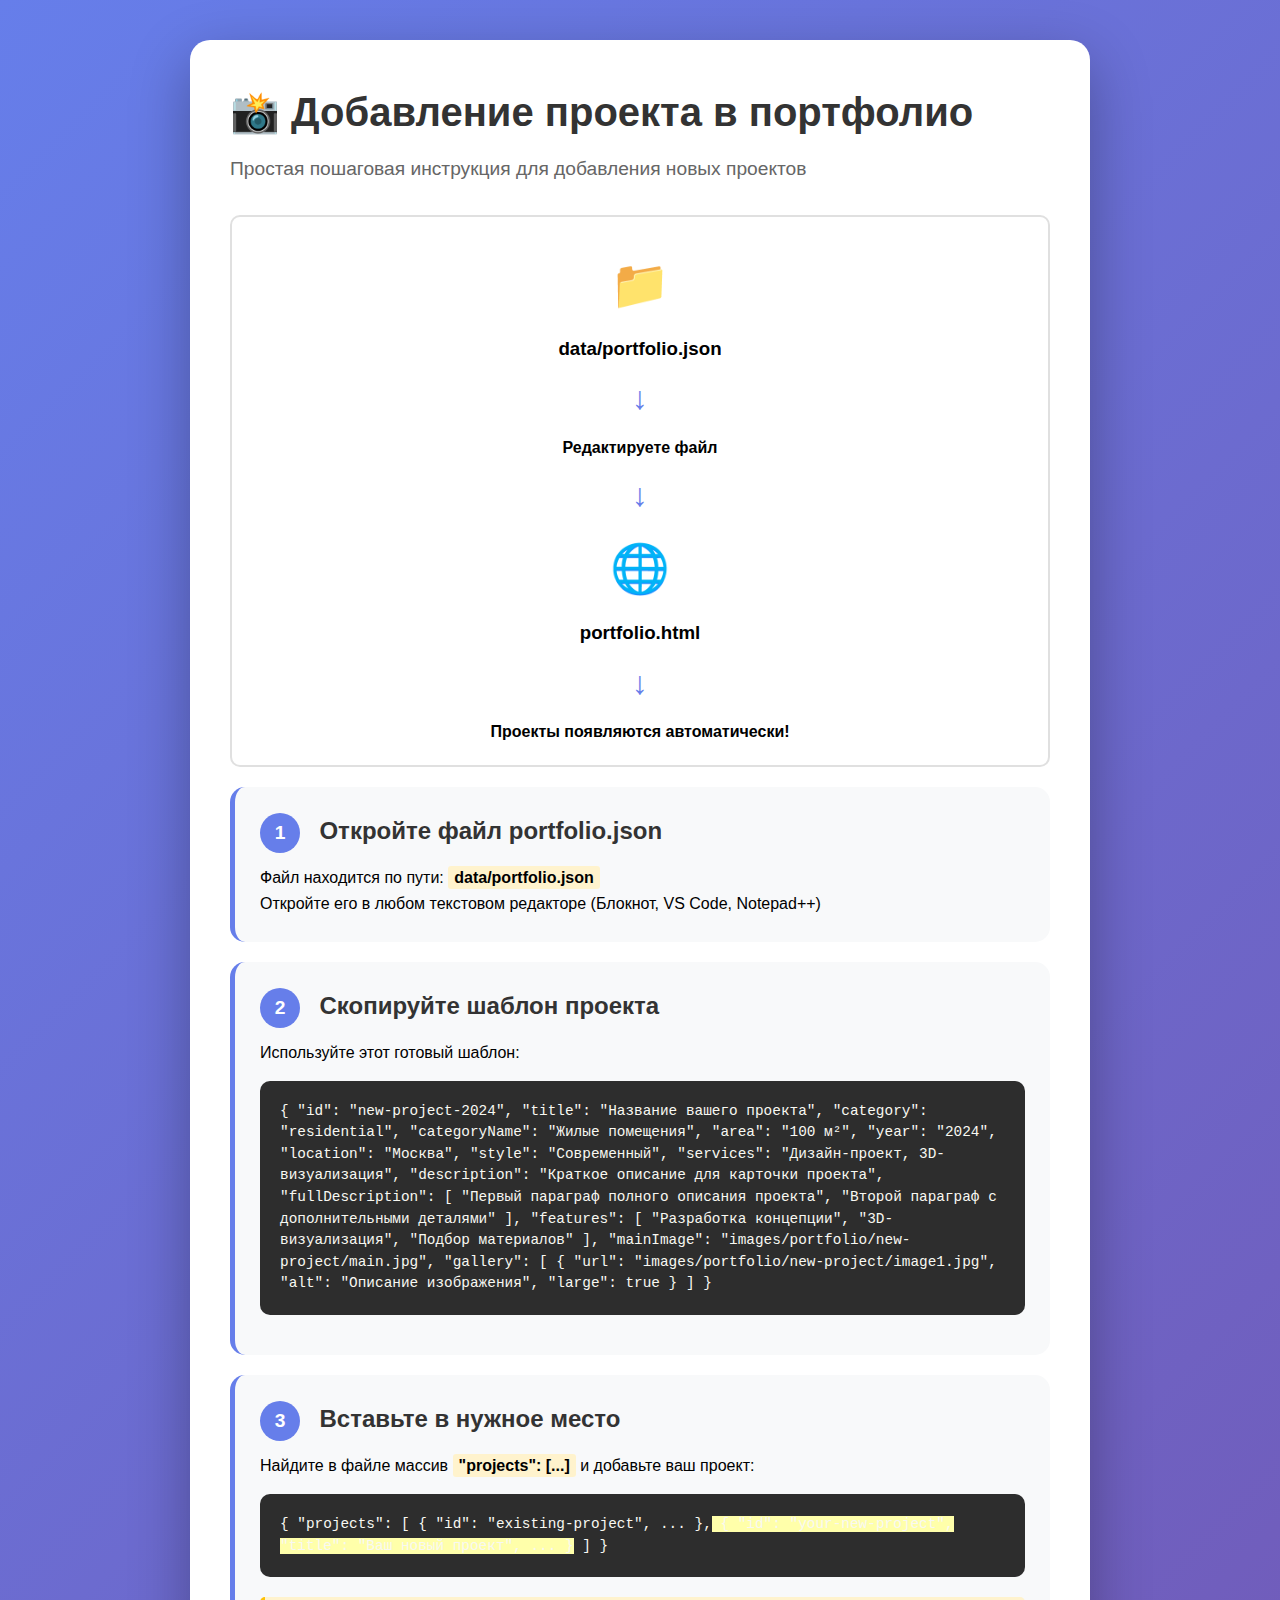
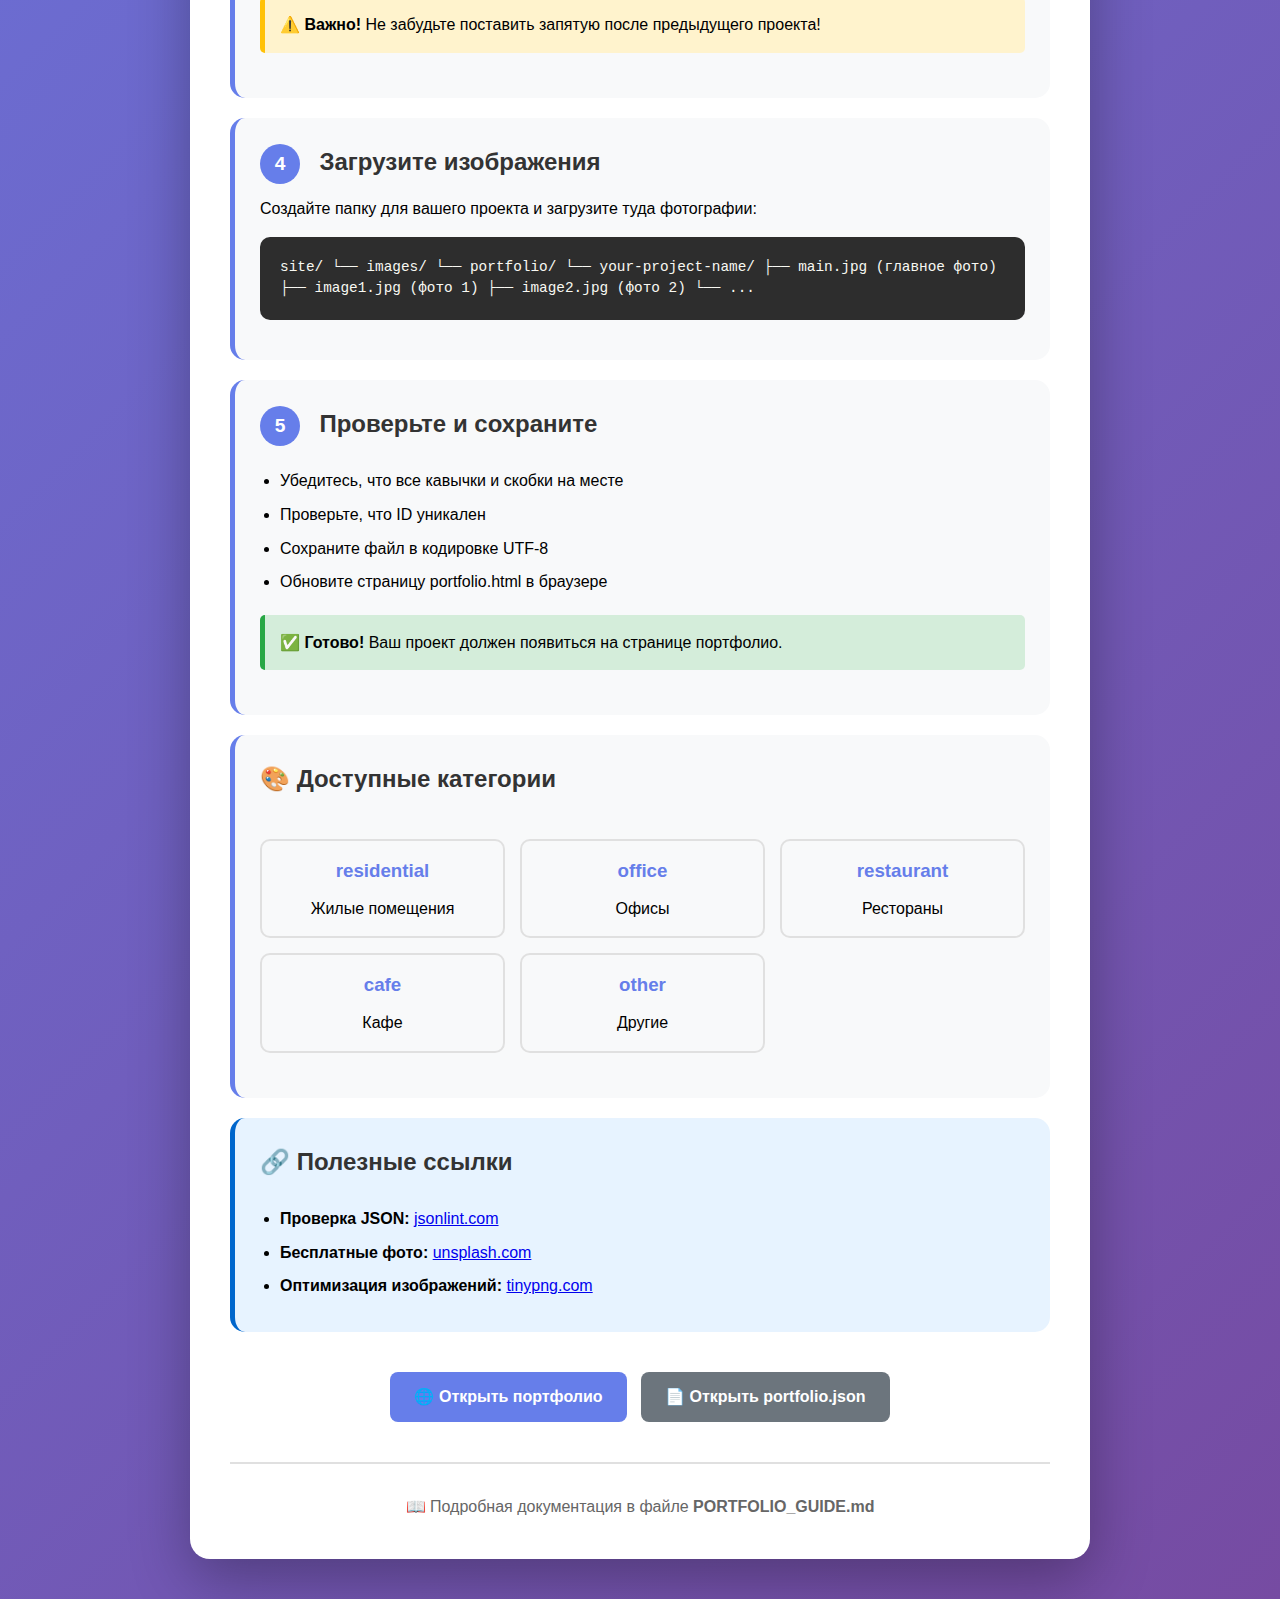
<file: HOW_TO_ADD_PROJECT.html>
<!DOCTYPE html>
<html lang="ru">
<head>
    <meta charset="UTF-8">
    <meta name="viewport" content="width=device-width, initial-scale=1.0">
    <title>Как добавить проект - Визуальная инструкция</title>
    <style>
        * {
            margin: 0;
            padding: 0;
            box-sizing: border-box;
        }
        
        body {
            font-family: 'Segoe UI', Tahoma, Geneva, Verdana, sans-serif;
            background: linear-gradient(135deg, #667eea 0%, #764ba2 100%);
            padding: 40px 20px;
            line-height: 1.6;
        }
        
        .container {
            max-width: 900px;
            margin: 0 auto;
            background: white;
            border-radius: 20px;
            padding: 40px;
            box-shadow: 0 20px 60px rgba(0,0,0,0.3);
        }
        
        h1 {
            color: #333;
            margin-bottom: 10px;
            font-size: 2.5rem;
        }
        
        .subtitle {
            color: #666;
            margin-bottom: 30px;
            font-size: 1.2rem;
        }
        
        .step {
            background: #f8f9fa;
            padding: 25px;
            margin-bottom: 20px;
            border-radius: 15px;
            border-left: 5px solid #667eea;
        }
        
        .step-number {
            display: inline-block;
            width: 40px;
            height: 40px;
            background: #667eea;
            color: white;
            border-radius: 50%;
            text-align: center;
            line-height: 40px;
            font-weight: bold;
            margin-right: 15px;
            font-size: 1.2rem;
        }
        
        .step h2 {
            display: inline-block;
            color: #333;
            margin-bottom: 15px;
        }
        
        .code-block {
            background: #2d2d2d;
            color: #f8f8f2;
            padding: 20px;
            border-radius: 10px;
            overflow-x: auto;
            margin: 15px 0;
            font-family: 'Courier New', monospace;
            font-size: 0.9rem;
            line-height: 1.5;
        }
        
        .highlight {
            background: #fff3cd;
            padding: 3px 6px;
            border-radius: 3px;
            font-weight: bold;
        }
        
        .alert {
            background: #fff3cd;
            border-left: 5px solid #ffc107;
            padding: 15px;
            margin: 20px 0;
            border-radius: 5px;
        }
        
        .alert-success {
            background: #d4edda;
            border-left-color: #28a745;
        }
        
        .visual-diagram {
            background: white;
            border: 2px solid #e0e0e0;
            border-radius: 10px;
            padding: 20px;
            margin: 20px 0;
            text-align: center;
        }
        
        .file-icon {
            font-size: 3rem;
            margin: 10px 0;
        }
        
        .arrow {
            font-size: 2rem;
            color: #667eea;
            margin: 10px 0;
        }
        
        .button {
            display: inline-block;
            background: #667eea;
            color: white;
            padding: 12px 24px;
            border-radius: 8px;
            text-decoration: none;
            margin: 10px 5px;
            font-weight: bold;
            transition: all 0.3s ease;
        }
        
        .button:hover {
            background: #5568d3;
            transform: translateY(-2px);
            box-shadow: 0 5px 15px rgba(0,0,0,0.2);
        }
        
        .button-secondary {
            background: #6c757d;
        }
        
        .button-secondary:hover {
            background: #5a6268;
        }
        
        ul {
            margin-left: 20px;
            margin-top: 10px;
        }
        
        li {
            margin: 8px 0;
        }
        
        .grid {
            display: grid;
            grid-template-columns: repeat(auto-fit, minmax(200px, 1fr));
            gap: 15px;
            margin: 20px 0;
        }
        
        .card {
            background: #f8f9fa;
            padding: 15px;
            border-radius: 10px;
            text-align: center;
            border: 2px solid #e0e0e0;
        }
        
        .card h3 {
            color: #667eea;
            margin-bottom: 10px;
        }
    </style>
</head>
<body>
    <div class="container">
        <h1>📸 Добавление проекта в портфолио</h1>
        <p class="subtitle">Простая пошаговая инструкция для добавления новых проектов</p>
        
        <!-- Визуальная схема -->
        <div class="visual-diagram">
            <div class="file-icon">📁</div>
            <h3>data/portfolio.json</h3>
            <div class="arrow">↓</div>
            <p><strong>Редактируете файл</strong></p>
            <div class="arrow">↓</div>
            <div class="file-icon">🌐</div>
            <h3>portfolio.html</h3>
            <div class="arrow">↓</div>
            <p><strong>Проекты появляются автоматически!</strong></p>
        </div>
        
        <!-- Шаг 1 -->
        <div class="step">
            <span class="step-number">1</span>
            <h2>Откройте файл portfolio.json</h2>
            <p>Файл находится по пути: <span class="highlight">data/portfolio.json</span></p>
            <p>Откройте его в любом текстовом редакторе (Блокнот, VS Code, Notepad++)</p>
        </div>
        
        <!-- Шаг 2 -->
        <div class="step">
            <span class="step-number">2</span>
            <h2>Скопируйте шаблон проекта</h2>
            <p>Используйте этот готовый шаблон:</p>
            <div class="code-block">{
  "id": "new-project-2024",
  "title": "Название вашего проекта",
  "category": "residential",
  "categoryName": "Жилые помещения",
  "area": "100 м²",
  "year": "2024",
  "location": "Москва",
  "style": "Современный",
  "services": "Дизайн-проект, 3D-визуализация",
  "description": "Краткое описание для карточки проекта",
  "fullDescription": [
    "Первый параграф полного описания проекта",
    "Второй параграф с дополнительными деталями"
  ],
  "features": [
    "Разработка концепции",
    "3D-визуализация",
    "Подбор материалов"
  ],
  "mainImage": "images/portfolio/new-project/main.jpg",
  "gallery": [
    {
      "url": "images/portfolio/new-project/image1.jpg",
      "alt": "Описание изображения",
      "large": true
    }
  ]
}</div>
        </div>
        
        <!-- Шаг 3 -->
        <div class="step">
            <span class="step-number">3</span>
            <h2>Вставьте в нужное место</h2>
            <p>Найдите в файле массив <span class="highlight">"projects": [...]</span> и добавьте ваш проект:</p>
            <div class="code-block">{
  "projects": [
    {
      "id": "existing-project",
      ...
    },<span style="background: #ffffaa;">
    {
      "id": "your-new-project",
      "title": "Ваш новый проект",
      ...
    }</span>
  ]
}</div>
            <div class="alert">
                <strong>⚠️ Важно!</strong> Не забудьте поставить запятую после предыдущего проекта!
            </div>
        </div>
        
        <!-- Шаг 4 -->
        <div class="step">
            <span class="step-number">4</span>
            <h2>Загрузите изображения</h2>
            <p>Создайте папку для вашего проекта и загрузите туда фотографии:</p>
            <div class="code-block">site/
└── images/
    └── portfolio/
        └── your-project-name/
            ├── main.jpg          (главное фото)
            ├── image1.jpg        (фото 1)
            ├── image2.jpg        (фото 2)
            └── ...</div>
        </div>
        
        <!-- Шаг 5 -->
        <div class="step">
            <span class="step-number">5</span>
            <h2>Проверьте и сохраните</h2>
            <ul>
                <li>Убедитесь, что все кавычки и скобки на месте</li>
                <li>Проверьте, что ID уникален</li>
                <li>Сохраните файл в кодировке UTF-8</li>
                <li>Обновите страницу portfolio.html в браузере</li>
            </ul>
            <div class="alert alert-success">
                <strong>✅ Готово!</strong> Ваш проект должен появиться на странице портфолио.
            </div>
        </div>
        
        <!-- Категории -->
        <div class="step">
            <h2 style="margin-bottom: 20px;">🎨 Доступные категории</h2>
            <div class="grid">
                <div class="card">
                    <h3>residential</h3>
                    <p>Жилые помещения</p>
                </div>
                <div class="card">
                    <h3>office</h3>
                    <p>Офисы</p>
                </div>
                <div class="card">
                    <h3>restaurant</h3>
                    <p>Рестораны</p>
                </div>
                <div class="card">
                    <h3>cafe</h3>
                    <p>Кафе</p>
                </div>
                <div class="card">
                    <h3>other</h3>
                    <p>Другие</p>
                </div>
            </div>
        </div>
        
        <!-- Полезные ссылки -->
        <div class="step" style="background: #e7f3ff; border-left-color: #0066cc;">
            <h2 style="margin-bottom: 15px;">🔗 Полезные ссылки</h2>
            <ul>
                <li><strong>Проверка JSON:</strong> <a href="https://jsonlint.com/" target="_blank">jsonlint.com</a></li>
                <li><strong>Бесплатные фото:</strong> <a href="https://unsplash.com/" target="_blank">unsplash.com</a></li>
                <li><strong>Оптимизация изображений:</strong> <a href="https://tinypng.com/" target="_blank">tinypng.com</a></li>
            </ul>
        </div>
        
        <!-- Действия -->
        <div style="text-align: center; margin-top: 30px;">
            <a href="portfolio.html" class="button">🌐 Открыть портфолио</a>
            <a href="data/portfolio.json" class="button button-secondary">📄 Открыть portfolio.json</a>
        </div>
        
        <div style="text-align: center; margin-top: 30px; padding-top: 30px; border-top: 2px solid #e0e0e0;">
            <p style="color: #666;">📖 Подробная документация в файле <strong>PORTFOLIO_GUIDE.md</strong></p>
        </div>
    </div>
</body>
</html>
</file>
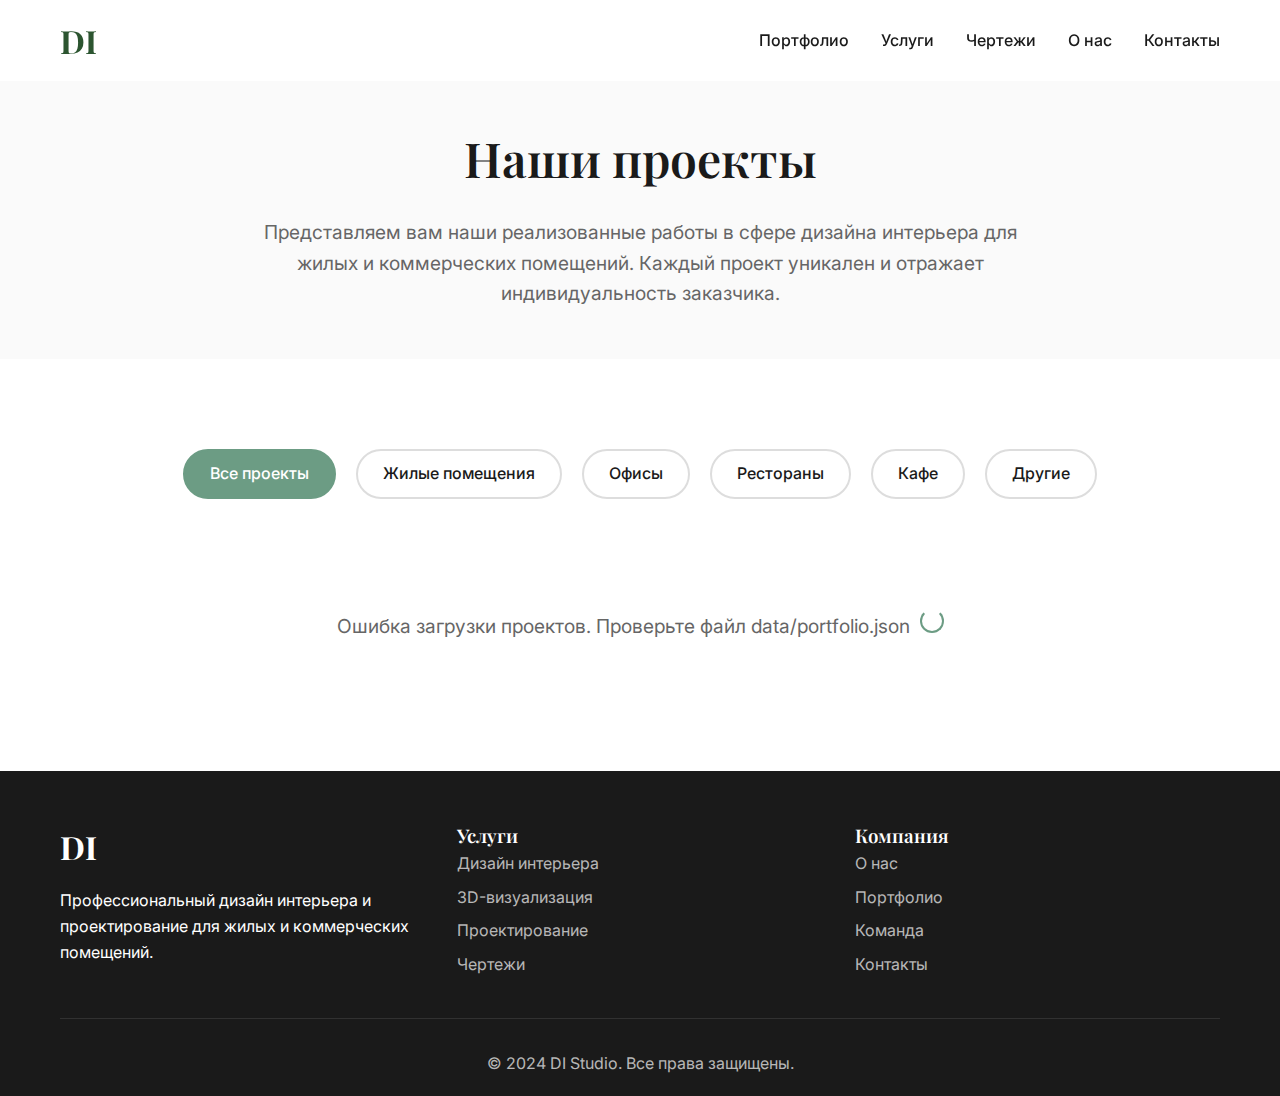
<file: portfolio.html>
<!DOCTYPE html>
<html lang="ru">
<head>
    <meta charset="UTF-8">
    <meta name="viewport" content="width=device-width, initial-scale=1.0">
    <title>DI Studio - Портфолио проектов</title>
    <link href="https://fonts.googleapis.com/css2?family=Inter:wght@300;400;500;600;700&family=Playfair+Display:wght@400;500;600;700&display=swap" rel="stylesheet">
    <link rel="stylesheet" href="https://cdnjs.cloudflare.com/ajax/libs/font-awesome/6.4.0/css/all.min.css">
    <style>
        :root {
            --primary-color: #2c5530;
            --primary-light: #6c9c84;
            --secondary-color: #d4a574;
            --text-dark: #1a1a1a;
            --text-light: #666;
            --bg-light: #fafafa;
            --shadow: 0 10px 30px rgba(0,0,0,0.1);
            --shadow-hover: 0 20px 60px rgba(0,0,0,0.15);
        }

        * {
            margin: 0;
            padding: 0;
            box-sizing: border-box;
        }
        
        body {
            font-family: 'Inter', sans-serif;
            line-height: 1.6;
            color: var(--text-dark);
        }
        
        h1, h2, h3, h4, h5, h6 {
            font-family: 'Playfair Display', serif;
            font-weight: 600;
        }
        
        .container {
            max-width: 1200px;
            margin: 0 auto;
            padding: 0 20px;
        }

        /* Навигация */
        .navbar {
            position: fixed;
            top: 0;
            width: 100%;
            background: rgba(255, 255, 255, 0.95);
            backdrop-filter: blur(20px);
            z-index: 1000;
            transition: all 0.3s ease;
        }

        .navbar.scrolled {
            box-shadow: 0 5px 25px rgba(0, 0, 0, 0.1);
        }

        .nav-container {
            display: flex;
            justify-content: space-between;
            align-items: center;
            padding: 15px 20px;
            max-width: 1200px;
            margin: 0 auto;
        }

        .logo {
            font-family: 'Playfair Display', serif;
            font-size: 2rem;
            font-weight: 700;
            color: var(--primary-color);
            text-decoration: none;
        }

        .nav-menu {
            display: flex;
            list-style: none;
            align-items: center;
        }

        .nav-item {
            margin-left: 2rem;
        }

        .nav-link {
            text-decoration: none;
            color: var(--text-dark);
            font-weight: 500;
            transition: color 0.3s ease;
        }

        .nav-link:hover {
            color: var(--primary-light);
        }

        .hamburger {
            display: none;
            flex-direction: column;
            cursor: pointer;
        }

        .hamburger span {
            width: 25px;
            height: 3px;
            background: var(--text-dark);
            margin: 3px 0;
            transition: 0.3s;
        }
        
        /* Заголовок страницы */
        .page-header {
            padding-top: 120px;
            padding-bottom: 50px;
            text-align: center;
            background-color: var(--bg-light);
        }
        
        .page-title {
            font-size: 3rem;
            margin-bottom: 20px;
        }
        
        .page-description {
            max-width: 800px;
            margin: 0 auto;
            font-size: 1.2rem;
            color: var(--text-light);
        }
        
        /* Портфолио фильтры */
        .portfolio-section {
            padding: 80px 0;
        }
        
        .portfolio-filters {
            display: flex;
            justify-content: center;
            flex-wrap: wrap;
            margin-bottom: 50px;
        }
        
        .portfolio-filter {
            margin: 10px;
            padding: 10px 25px;
            border: 2px solid #ddd;
            border-radius: 30px;
            cursor: pointer;
            transition: all 0.3s ease;
            font-weight: 500;
            background: white;
        }
        
        .portfolio-filter.active {
            background: var(--primary-light);
            color: white;
            border-color: var(--primary-light);
        }
        
        .portfolio-filter:hover {
            border-color: var(--primary-light);
            box-shadow: var(--shadow);
        }
        
        /* Портфолио сетка */
        .portfolio-grid {
            display: grid;
            grid-template-columns: repeat(auto-fit, minmax(350px, 1fr));
            gap: 30px;
        }
        
        .portfolio-item {
            position: relative;
            overflow: hidden;
            border-radius: 15px;
            box-shadow: var(--shadow);
            transition: all 0.3s ease;
            cursor: pointer;
            background: white;
        }
        
        .portfolio-item:hover {
            transform: translateY(-10px);
            box-shadow: var(--shadow-hover);
        }
        
        .portfolio-img {
            width: 100%;
            height: 250px;
            object-fit: cover;
            transition: all 0.5s ease;
        }
        
        .portfolio-item:hover .portfolio-img {
            transform: scale(1.05);
        }
        
        .portfolio-content {
            padding: 20px;
        }
        
        .portfolio-title {
            font-size: 1.5rem;
            margin-bottom: 10px;
            color: var(--text-dark);
        }
        
        .portfolio-category {
            font-size: 0.9rem;
            color: var(--primary-light);
            font-weight: 500;
            margin-bottom: 10px;
        }
        
        .portfolio-description {
            font-size: 0.95rem;
            color: var(--text-light);
            margin-bottom: 15px;
            line-height: 1.5;
        }
        
        .portfolio-info {
            display: flex;
            justify-content: space-between;
            font-size: 0.9rem;
        }
        
        .portfolio-area, .portfolio-year {
            color: var(--text-light);
            font-weight: 500;
        }
        
        /* Loading состояние */
        .loading {
            text-align: center;
            padding: 50px;
            font-size: 1.2rem;
            color: var(--text-light);
        }
        
        .loading::after {
            content: '';
            display: inline-block;
            width: 20px;
            height: 20px;
            border: 2px solid var(--primary-light);
            border-radius: 50%;
            border-top-color: transparent;
            animation: spin 1s ease-in-out infinite;
            margin-left: 10px;
        }
        
        @keyframes spin {
            to { transform: rotate(360deg); }
        }
        
        /* Модальное окно */
        .project-modal {
            position: fixed;
            top: 0;
            left: 0;
            width: 100%;
            height: 100%;
            background: rgba(0, 0, 0, 0.9);
            display: none;
            justify-content: center;
            align-items: flex-start;
            z-index: 2000;
            overflow-y: auto;
            padding: 30px 0;
        }
        
        .modal-close {
            position: fixed;
            top: 20px;
            right: 20px;
            font-size: 2rem;
            color: white;
            cursor: pointer;
            z-index: 2001;
            background: rgba(0, 0, 0, 0.5);
            width: 50px;
            height: 50px;
            border-radius: 50%;
            display: flex;
            align-items: center;
            justify-content: center;
            transition: all 0.3s ease;
        }
        
        .modal-close:hover {
            background: rgba(0, 0, 0, 0.8);
            transform: scale(1.1);
        }
        
        .modal-content {
            max-width: 1000px;
            width: 90%;
            background: white;
            border-radius: 15px;
            overflow: hidden;
            position: relative;
            animation: modalFadeIn 0.5s ease;
        }
        
        @keyframes modalFadeIn {
            from {
                opacity: 0;
                transform: translateY(50px) scale(0.9);
            }
            to {
                opacity: 1;
                transform: translateY(0) scale(1);
            }
        }
        
        .modal-header {
            padding: 30px;
            border-bottom: 1px solid #eee;
            position: sticky;
            top: 0;
            background: white;
            z-index: 10;
        }
        
        .modal-title {
            font-size: 2.5rem;
            margin-bottom: 10px;
            color: var(--text-dark);
        }
        
        .modal-subtitle {
            font-size: 1.2rem;
            color: var(--text-light);
        }
        
        .modal-gallery {
            padding: 30px;
            display: grid;
            grid-template-columns: repeat(2, 1fr);
            gap: 20px;
        }
        
        .gallery-img {
            width: 100%;
            height: 300px;
            object-fit: cover;
            border-radius: 10px;
            cursor: pointer;
            transition: all 0.3s ease;
        }
        
        .gallery-img:hover {
            transform: scale(1.02);
            box-shadow: var(--shadow);
        }
        
        .gallery-img.large {
            grid-column: span 2;
            height: 400px;
        }
        
        .modal-details {
            padding: 0 30px 30px;
            display: grid;
            grid-template-columns: 2fr 1fr;
            gap: 30px;
        }
        
        .project-description h3 {
            color: var(--primary-color);
            margin-top: 25px;
            margin-bottom: 15px;
        }
        
        .project-description p {
            color: var(--text-light);
            margin-bottom: 20px;
            line-height: 1.6;
        }
        
        .project-description ul {
            margin-left: 20px;
            margin-bottom: 20px;
        }
        
        .project-description li {
            margin-bottom: 8px;
            color: var(--text-light);
        }
        
        .project-info {
            background: var(--bg-light);
            padding: 25px;
            border-radius: 15px;
            height: fit-content;
            position: sticky;
            top: 120px;
        }
        
        .project-info h3 {
            color: var(--primary-color);
            margin-bottom: 20px;
        }
        
        .info-list {
            list-style: none;
        }
        
        .info-list li {
            display: flex;
            justify-content: space-between;
            padding: 12px 0;
            border-bottom: 1px solid #ddd;
        }
        
        .info-list li:last-child {
            border-bottom: none;
        }
        
        .info-label {
            color: var(--text-light);
            font-weight: 500;
        }
        
        .info-value {
            color: var(--primary-light);
            font-weight: 600;
            text-align: right;
        }
        
        /* Футер */
        .footer {
            background: var(--text-dark);
            color: white;
            padding: 50px 0 20px;
        }
        
        .footer-grid {
            display: grid;
            grid-template-columns: repeat(auto-fit, minmax(250px, 1fr));
            gap: 2rem;
            margin-bottom: 2rem;
        }
        
        .footer-logo {
            font-family: 'Playfair Display', serif;
            font-size: 2rem;
            font-weight: 700;
            color: white;
            text-decoration: none;
            margin-bottom: 1rem;
            display: block;
        }
        
        .footer-links {
            list-style: none;
        }
        
        .footer-links li {
            margin-bottom: 0.5rem;
        }
        
        .footer-links a {
            color: rgba(255, 255, 255, 0.7);
            text-decoration: none;
            transition: color 0.3s ease;
        }
        
        .footer-links a:hover {
            color: white;
        }
        
        .copyright {
            text-align: center;
            padding-top: 2rem;
            border-top: 1px solid rgba(255, 255, 255, 0.1);
            color: rgba(255, 255, 255, 0.7);
        }
        
        /* Адаптивность */
        @media (max-width: 768px) {
            .hamburger {
                display: flex;
            }

            .nav-menu {
                position: fixed;
                top: 0;
                right: -100%;
                width: 100%;
                height: 100vh;
                background: white;
                flex-direction: column;
                justify-content: center;
                transition: right 0.3s ease;
                z-index: 999;
            }

            .nav-menu.active {
                right: 0;
            }

            .nav-item {
                margin: 1rem 0;
            }
            
            .page-title {
                font-size: 2.5rem;
            }
            
            .portfolio-grid {
                grid-template-columns: 1fr;
            }
            
            .portfolio-filters {
                flex-direction: column;
                align-items: center;
            }
            
            .portfolio-filter {
                width: 80%;
                text-align: center;
                margin: 5px 0;
            }
            
            .modal-content {
                width: 95%;
                border-radius: 0;
            }
            
            .modal-gallery {
                grid-template-columns: 1fr;
                padding: 20px;
            }
            
            .gallery-img.large {
                grid-column: span 1;
                height: 300px;
            }
            
            .modal-details {
                grid-template-columns: 1fr;
                padding: 0 20px 20px;
            }
            
            .project-info {
                position: static;
                margin-top: 20px;
            }
            
            .modal-header {
                padding: 20px;
            }
            
            .modal-title {
                font-size: 2rem;
            }
            
            .modal-close {
                top: 15px;
                right: 15px;
                width: 40px;
                height: 40px;
                font-size: 1.5rem;
            }
        }
        
        @media (max-width: 576px) {
            .portfolio-item {
                height: auto;
            }
            
            .gallery-img {
                height: 250px;
            }
            
            .info-list li {
                flex-direction: column;
                padding: 10px 0;
            }
            
            .info-value {
                margin-top: 5px;
                text-align: left;
            }
        }
    </style>
</head>
<body>
    <!-- Навигация -->
    <nav class="navbar" id="navbar">
        <div class="nav-container">
            <a href="index.html" class="logo">DI</a>
            <ul class="nav-menu" id="nav-menu">
                <li class="nav-item"><a href="portfolio.html" class="nav-link">Портфолио</a></li>
                <li class="nav-item"><a href="services-page.html" class="nav-link">Услуги</a></li>
                <li class="nav-item"><a href="drawings-page.html" class="nav-link">Чертежи</a></li>
                <li class="nav-item"><a href="about-page.html" class="nav-link">О нас</a></li>
                <li class="nav-item"><a href="index.html#contact" class="nav-link">Контакты</a></li>
            </ul>
            <div class="hamburger" id="hamburger">
                <span></span>
                <span></span>
                <span></span>
            </div>
        </div>
    </nav>

    <!-- Заголовок страницы -->
    <header class="page-header">
        <div class="container">
            <h1 class="page-title">Наши проекты</h1>
            <p class="page-description">Представляем вам наши реализованные работы в сфере дизайна интерьера для жилых и коммерческих помещений. Каждый проект уникален и отражает индивидуальность заказчика.</p>
        </div>
    </header>

    <!-- Портфолио секция -->
    <section class="portfolio-section">
        <div class="container">
            <!-- Фильтры -->
            <div class="portfolio-filters">
                <div class="portfolio-filter active" data-filter="all">Все проекты</div>
                <div class="portfolio-filter" data-filter="residential">Жилые помещения</div>
                <div class="portfolio-filter" data-filter="office">Офисы</div>
                <div class="portfolio-filter" data-filter="restaurant">Рестораны</div>
                <div class="portfolio-filter" data-filter="cafe">Кафе</div>
                <div class="portfolio-filter" data-filter="other">Другие</div>
            </div>
            
            <!-- Сетка проектов -->
            <div class="portfolio-grid" id="portfolio-grid">
                <div class="loading">Загружаем проекты...</div>
            </div>
        </div>
    </section>

    <!-- Модальное окно -->
    <div class="project-modal" id="project-modal">
        <div class="modal-close" id="modal-close">&times;</div>
        <div class="modal-content">
            <div class="modal-header">
                <h2 class="modal-title" id="modal-title">Название проекта</h2>
                <p class="modal-subtitle" id="modal-subtitle">Описание проекта</p>
            </div>
            
            <div class="modal-gallery" id="modal-gallery">
                <!-- Галерея изображений загружается динамически -->
            </div>
            
            <div class="modal-details">
                <div class="project-description" id="project-description">
                    <!-- Описание проекта загружается динамически -->
                </div>
                
                <div class="project-info">
                    <h3>Информация о проекте</h3>
                    <ul class="info-list" id="project-info-list">
                        <!-- Информация о проекте загружается динамически -->
                    </ul>
                </div>
            </div>
        </div>
    </div>

    <!-- Футер -->
    <footer class="footer">
        <div class="container">
            <div class="footer-grid">
                <div>
                    <a href="index.html" class="footer-logo">DI</a>
                    <p>Профессиональный дизайн интерьера и проектирование для жилых и коммерческих помещений.</p>
                </div>
                <div>
                    <h3>Услуги</h3>
                    <ul class="footer-links">
                        <li><a href="services-page.html">Дизайн интерьера</a></li>
                        <li><a href="services-page.html">3D-визуализация</a></li>
                        <li><a href="drawings-page.html">Проектирование</a></li>
                        <li><a href="drawings-page.html">Чертежи</a></li>
                    </ul>
                </div>
                <div>
                    <h3>Компания</h3>
                    <ul class="footer-links">
                        <li><a href="about-page.html">О нас</a></li>
                        <li><a href="portfolio.html">Портфолио</a></li>
                        <li><a href="about-page.html">Команда</a></li>
                        <li><a href="index.html#contact">Контакты</a></li>
                    </ul>
                </div>
            </div>
            <div class="copyright">
                <p>&copy; 2024 DI Studio. Все права защищены.</p>
            </div>
        </div>
    </footer>

    <script>
        // Переменные
        let portfolioData = [];
        let currentFilter = 'all';
        let currentProject = null;

        // Загрузка данных из JSON
        async function loadPortfolioData() {
            try {
                const response = await fetch('data/portfolio.json');
                const data = await response.json();
                portfolioData = data.projects;
                renderPortfolio();
            } catch (error) {
                console.error('Ошибка загрузки портфолио:', error);
                document.getElementById('portfolio-grid').innerHTML = '<div class="loading">Ошибка загрузки проектов. Проверьте файл data/portfolio.json</div>';
            }
        }

        // Рендер портфолио
        function renderPortfolio() {
            const portfolioGrid = document.getElementById('portfolio-grid');
            
            // Фильтрация проектов
            const filteredProjects = currentFilter === 'all' 
                ? portfolioData 
                : portfolioData.filter(project => project.category === currentFilter);

            if (filteredProjects.length === 0) {
                portfolioGrid.innerHTML = '<div class="loading">Проекты не найдены</div>';
                return;
            }

            // Создание HTML для проектов
            const projectsHTML = filteredProjects.map(project => `
                <div class="portfolio-item" data-project-id="${project.id}">
                    <img src="${project.mainImage}" alt="${project.title}" class="portfolio-img">
                    <div class="portfolio-content">
                        <h3 class="portfolio-title">${project.title}</h3>
                        <p class="portfolio-category">${project.categoryName}</p>
                        <p class="portfolio-description">${project.description.substring(0, 100)}...</p>
                        <div class="portfolio-info">
                            <span class="portfolio-area">${project.area}</span>
                            <span class="portfolio-year">${project.year}</span>
                        </div>
                    </div>
                </div>
            `).join('');

            portfolioGrid.innerHTML = projectsHTML;

            // Добавление обработчиков клика
            document.querySelectorAll('.portfolio-item').forEach(item => {
                item.addEventListener('click', () => {
                    const projectId = item.getAttribute('data-project-id');
                    openModal(projectId);
                });
            });
        }

        // Фильтрация
        function setupFilters() {
            document.querySelectorAll('.portfolio-filter').forEach(filter => {
                filter.addEventListener('click', () => {
                    // Обновление активного фильтра
                    document.querySelectorAll('.portfolio-filter').forEach(f => f.classList.remove('active'));
                    filter.classList.add('active');
                    
                    // Установка нового фильтра
                    currentFilter = filter.getAttribute('data-filter');
                    
                    // Перерендер портфолио
                    renderPortfolio();
                });
            });
        }

        // Открытие модального окна
        function openModal(projectId) {
            const project = portfolioData.find(p => p.id === projectId);
            if (!project) return;

            currentProject = project;

            // Заполнение заголовка
            document.getElementById('modal-title').textContent = project.title;
            document.getElementById('modal-subtitle').textContent = project.description;

            // Заполнение галереи
            const modalGallery = document.getElementById('modal-gallery');
            const galleryHTML = project.gallery.map(image => `
                <img src="${image.url}" alt="${image.alt}" class="gallery-img ${image.large ? 'large' : ''}">
            `).join('');
            modalGallery.innerHTML = galleryHTML;

            // Заполнение описания
            const modalDescription = document.getElementById('project-description');
            let descriptionHTML = '<h3>О проекте</h3>';
            project.fullDescription.forEach(paragraph => {
                descriptionHTML += `<p>${paragraph}</p>`;
            });
            descriptionHTML += '<h3>Что было сделано</h3><ul>';
            project.features.forEach(feature => {
                descriptionHTML += `<li>${feature}</li>`;
            });
            descriptionHTML += '</ul>';
            modalDescription.innerHTML = descriptionHTML;

            // Заполнение информации
            const infoList = document.getElementById('project-info-list');
            const infoHTML = `
                <li><span class="info-label">Тип помещения:</span><span class="info-value">${project.categoryName}</span></li>
                <li><span class="info-label">Площадь:</span><span class="info-value">${project.area}</span></li>
                <li><span class="info-label">Расположение:</span><span class="info-value">${project.location}</span></li>
                <li><span class="info-label">Год реализации:</span><span class="info-value">${project.year}</span></li>
                <li><span class="info-label">Стиль:</span><span class="info-value">${project.style}</span></li>
                <li><span class="info-label">Услуги:</span><span class="info-value">${project.services}</span></li>
            `;
            infoList.innerHTML = infoHTML;

            // Показ модального окна
            document.getElementById('project-modal').style.display = 'flex';
            document.body.style.overflow = 'hidden';
        }

        // Закрытие модального окна
        function closeModal() {
            document.getElementById('project-modal').style.display = 'none';
            document.body.style.overflow = 'auto';
            currentProject = null;
        }

        // Навигация при скролле
        window.addEventListener('scroll', () => {
            const navbar = document.getElementById('navbar');
            if (window.scrollY > 50) {
                navbar.classList.add('scrolled');
            } else {
                navbar.classList.remove('scrolled');
            }
        });

        // Мобильное меню
        const hamburger = document.getElementById('hamburger');
        const navMenu = document.getElementById('nav-menu');

        hamburger.addEventListener('click', () => {
            navMenu.classList.toggle('active');
        });

        // Закрытие меню при клике на ссылку
        document.querySelectorAll('.nav-link').forEach(link => {
            link.addEventListener('click', () => {
                navMenu.classList.remove('active');
            });
        });

        // Закрытие модального окна
        document.getElementById('modal-close').addEventListener('click', closeModal);
        document.getElementById('project-modal').addEventListener('click', (e) => {
            if (e.target === document.getElementById('project-modal')) {
                closeModal();
            }
        });
        document.addEventListener('keydown', (e) => {
            if (e.key === 'Escape' && currentProject) {
                closeModal();
            }
        });

        // Инициализация
        document.addEventListener('DOMContentLoaded', () => {
            loadPortfolioData();
            setupFilters();
        });
    </script>
</body>
</html>
</file>
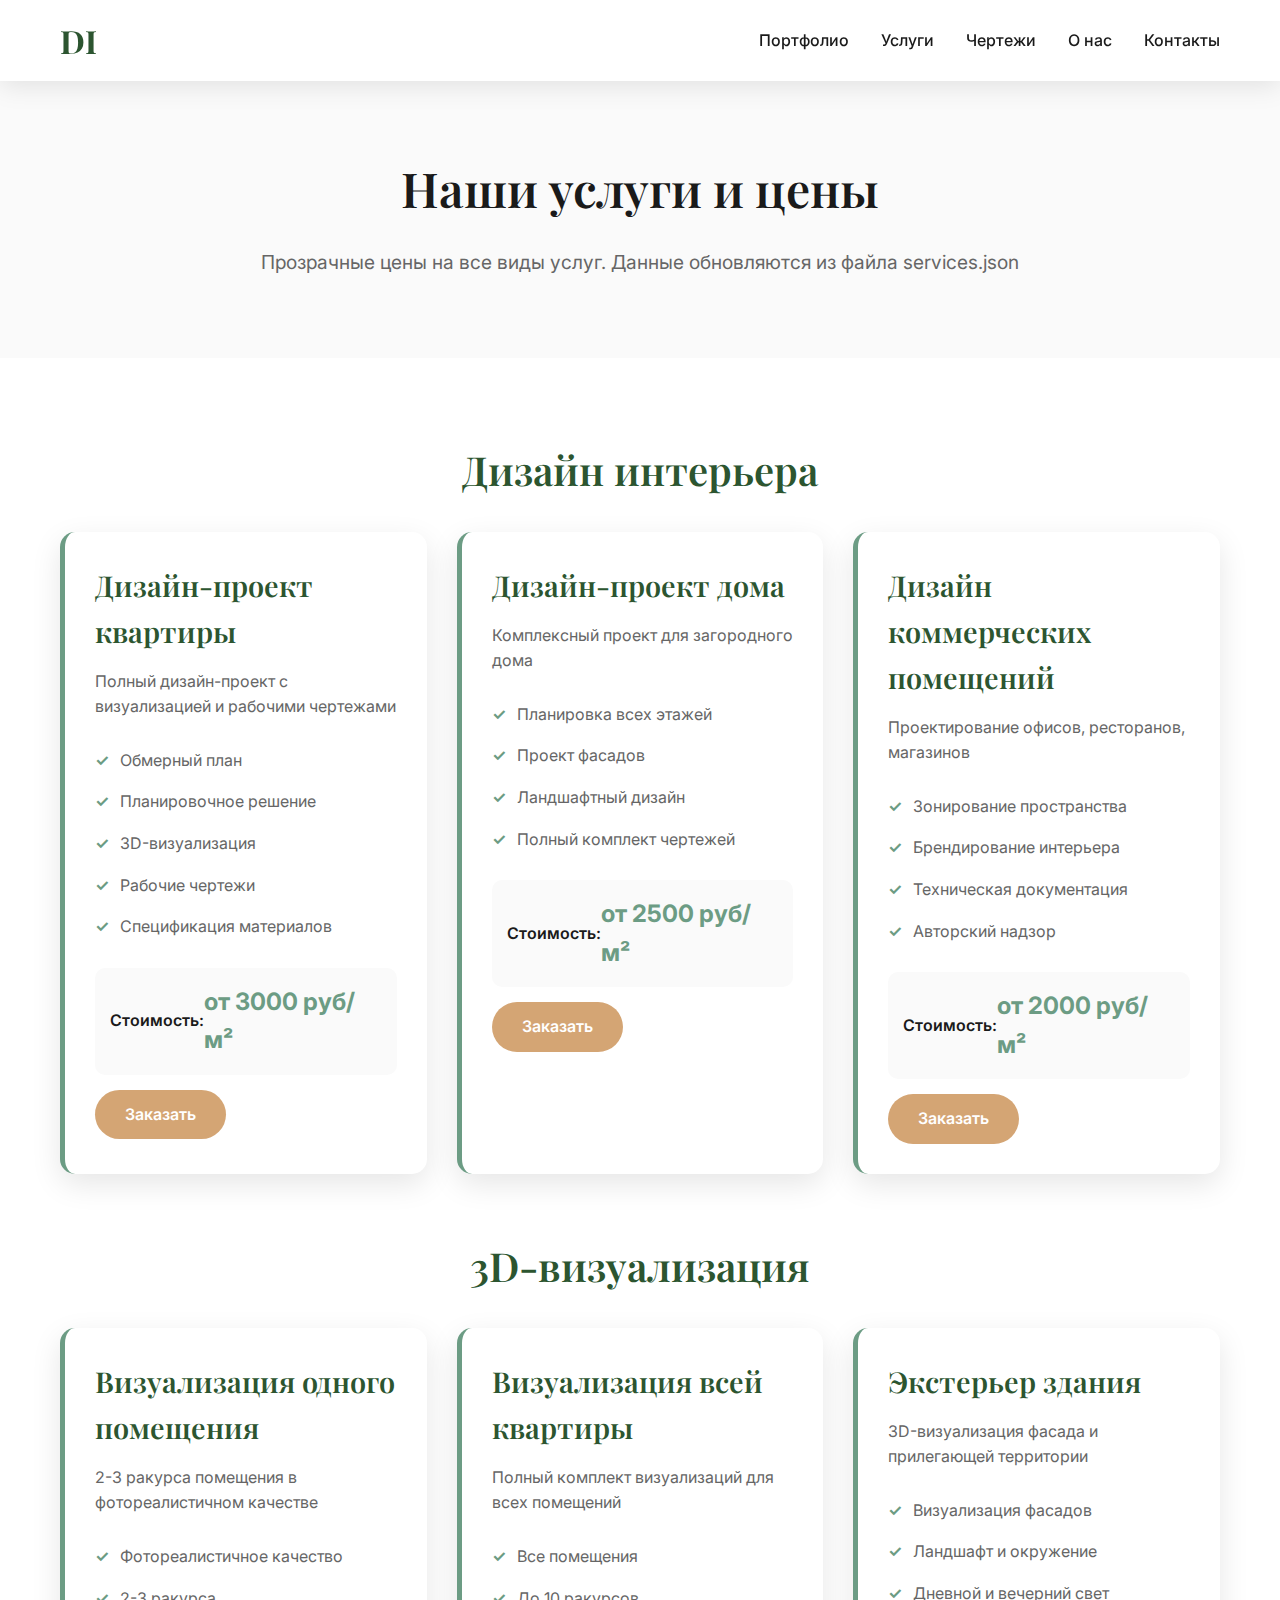
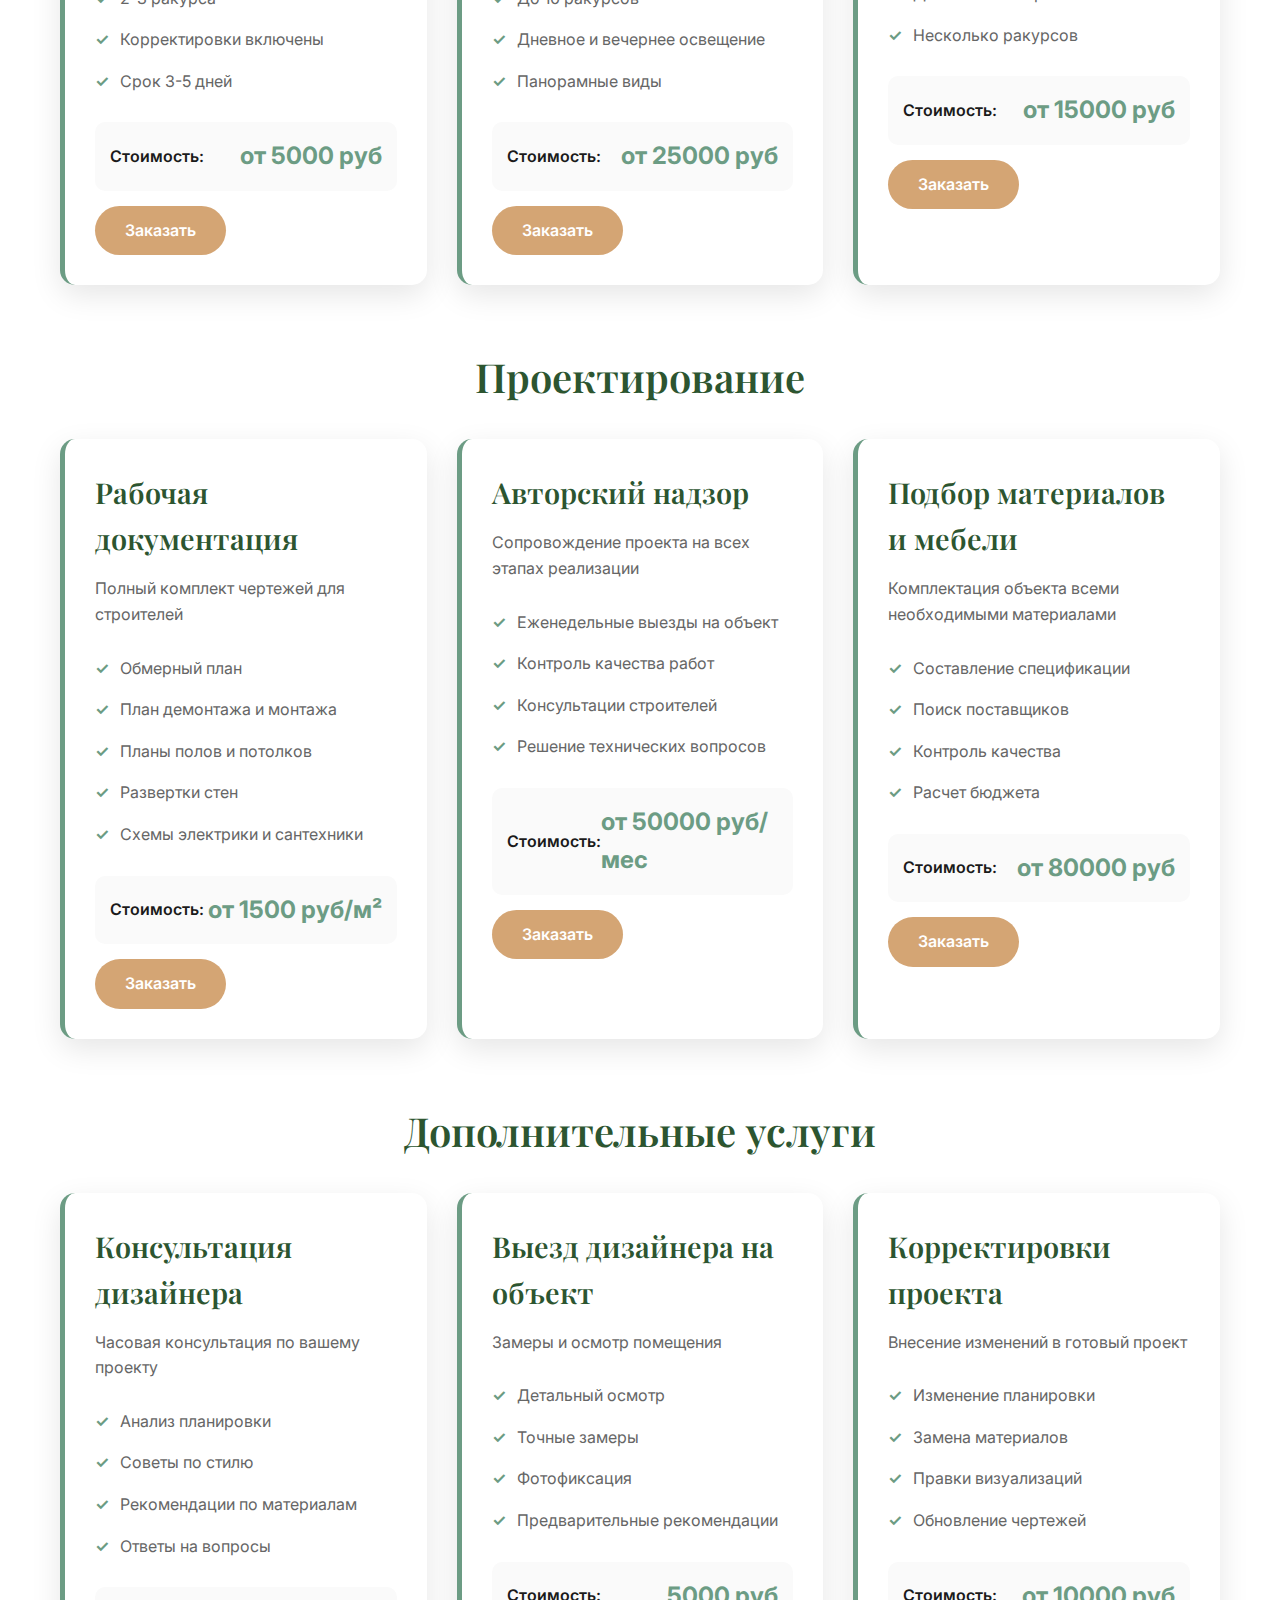
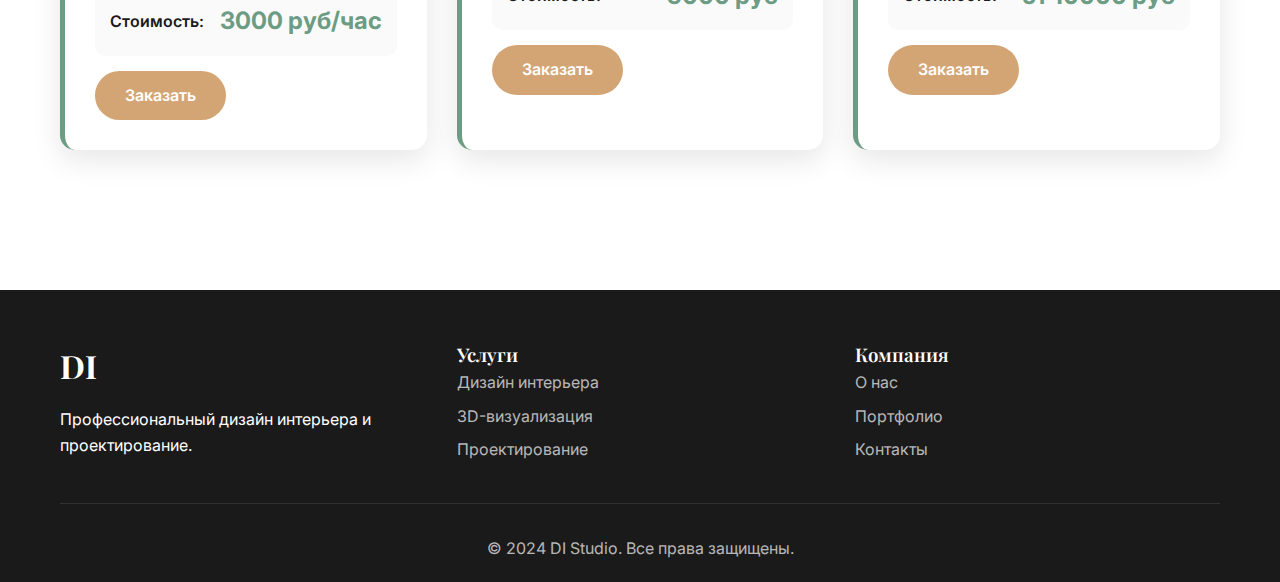
<file: services-json.html>
<!DOCTYPE html>
<html lang="ru">
<head>
    <meta charset="UTF-8">
    <meta name="viewport" content="width=device-width, initial-scale=1.0">
    <title>DI Studio - Услуги и цены</title>
    <link href="https://fonts.googleapis.com/css2?family=Inter:wght@300;400;500;600;700&family=Playfair+Display:wght@400;500;600;700&display=swap" rel="stylesheet">
    <style>
        :root {
            --primary-color: #2c5530;
            --primary-light: #6c9c84;
            --secondary-color: #d4a574;
            --text-dark: #1a1a1a;
            --text-light: #666;
            --bg-light: #fafafa;
            --shadow: 0 10px 30px rgba(0,0,0,0.1);
            --shadow-hover: 0 20px 60px rgba(0,0,0,0.15);
        }

        * {
            margin: 0;
            padding: 0;
            box-sizing: border-box;
        }
        
        body {
            font-family: 'Inter', sans-serif;
            line-height: 1.6;
            color: var(--text-dark);
        }
        
        h1, h2, h3 {
            font-family: 'Playfair Display', serif;
            font-weight: 600;
        }
        
        .container {
            max-width: 1200px;
            margin: 0 auto;
            padding: 0 20px;
        }

        /* Навигация */
        .navbar {
            position: fixed;
            top: 0;
            width: 100%;
            background: rgba(255, 255, 255, 0.95);
            backdrop-filter: blur(20px);
            z-index: 1000;
            box-shadow: 0 5px 25px rgba(0, 0, 0, 0.1);
        }

        .nav-container {
            display: flex;
            justify-content: space-between;
            align-items: center;
            padding: 15px 20px;
            max-width: 1200px;
            margin: 0 auto;
        }

        .logo {
            font-family: 'Playfair Display', serif;
            font-size: 2rem;
            font-weight: 700;
            color: var(--primary-color);
            text-decoration: none;
        }

        .nav-menu {
            display: flex;
            list-style: none;
        }

        .nav-item {
            margin-left: 2rem;
        }

        .nav-link {
            text-decoration: none;
            color: var(--text-dark);
            font-weight: 500;
            transition: color 0.3s;
        }

        .nav-link:hover {
            color: var(--primary-light);
        }

        /* Заголовок */
        .hero {
            padding: 150px 0 80px;
            text-align: center;
            background: var(--bg-light);
        }
        
        .hero h1 {
            font-size: 3rem;
            margin-bottom: 20px;
        }
        
        .hero p {
            max-width: 800px;
            margin: 0 auto;
            font-size: 1.2rem;
            color: var(--text-light);
        }

        /* Услуги */
        .services {
            padding: 80px 0;
        }

        .category {
            margin-bottom: 60px;
        }

        .category-title {
            font-size: 2.5rem;
            margin-bottom: 30px;
            color: var(--primary-color);
            text-align: center;
        }

        .services-grid {
            display: grid;
            grid-template-columns: repeat(auto-fit, minmax(350px, 1fr));
            gap: 30px;
        }

        .service-card {
            background: white;
            border-radius: 15px;
            padding: 30px;
            box-shadow: var(--shadow);
            transition: all 0.3s;
            border-left: 5px solid var(--primary-light);
        }

        .service-card:hover {
            transform: translateY(-5px);
            box-shadow: var(--shadow-hover);
        }

        .service-card h3 {
            font-size: 1.8rem;
            margin-bottom: 15px;
            color: var(--primary-color);
        }

        .description {
            color: var(--text-light);
            margin-bottom: 20px;
        }

        .features {
            list-style: none;
            margin: 20px 0;
        }

        .features li {
            padding: 8px 0 8px 25px;
            position: relative;
            color: var(--text-light);
        }

        .features li::before {
            content: '✓';
            position: absolute;
            left: 0;
            color: var(--primary-light);
            font-weight: bold;
        }

        .price {
            display: flex;
            justify-content: space-between;
            align-items: center;
            padding: 15px;
            background: var(--bg-light);
            border-radius: 10px;
            margin-top: 20px;
        }

        .price-label {
            font-weight: 600;
        }

        .price-value {
            font-size: 1.5rem;
            font-weight: 700;
            color: var(--primary-light);
        }

        .btn-order {
            display: inline-block;
            background: var(--secondary-color);
            color: white;
            padding: 12px 30px;
            border-radius: 25px;
            text-decoration: none;
            font-weight: 600;
            transition: all 0.3s;
            margin-top: 15px;
        }

        .btn-order:hover {
            background: #b8956b;
            transform: translateY(-2px);
        }

        .loading {
            text-align: center;
            padding: 50px;
            font-size: 1.2rem;
            color: var(--text-light);
        }

        /* Футер */
        .footer {
            background: var(--text-dark);
            color: white;
            padding: 50px 0 20px;
        }

        .footer-grid {
            display: grid;
            grid-template-columns: repeat(auto-fit, minmax(250px, 1fr));
            gap: 2rem;
            margin-bottom: 2rem;
        }

        .footer-logo {
            font-family: 'Playfair Display', serif;
            font-size: 2rem;
            font-weight: 700;
            color: white;
            text-decoration: none;
            margin-bottom: 1rem;
            display: block;
        }

        .footer-links {
            list-style: none;
        }

        .footer-links li {
            margin-bottom: 0.5rem;
        }

        .footer-links a {
            color: rgba(255, 255, 255, 0.7);
            text-decoration: none;
        }

        .footer-links a:hover {
            color: white;
        }

        .copyright {
            text-align: center;
            padding-top: 2rem;
            border-top: 1px solid rgba(255, 255, 255, 0.1);
            color: rgba(255, 255, 255, 0.7);
        }

        @media (max-width: 768px) {
            .hero h1 {
                font-size: 2.5rem;
            }
            
            .services-grid {
                grid-template-columns: 1fr;
            }
            
            .price {
                flex-direction: column;
                text-align: center;
                gap: 10px;
            }
        }
    </style>
</head>
<body>
    <nav class="navbar">
        <div class="nav-container">
            <a href="index.html" class="logo">DI</a>
            <ul class="nav-menu">
                <li class="nav-item"><a href="portfolio.html" class="nav-link">Портфолио</a></li>
                <li class="nav-item"><a href="services-json.html" class="nav-link">Услуги</a></li>
                <li class="nav-item"><a href="drawings-page.html" class="nav-link">Чертежи</a></li>
                <li class="nav-item"><a href="about-page.html" class="nav-link">О нас</a></li>
                <li class="nav-item"><a href="index.html#contact" class="nav-link">Контакты</a></li>
            </ul>
        </div>
    </nav>

    <section class="hero">
        <div class="container">
            <h1>Наши услуги и цены</h1>
            <p>Прозрачные цены на все виды услуг. Данные обновляются из файла services.json</p>
        </div>
    </section>

    <section class="services">
        <div class="container" id="services-container">
            <div class="loading">Загружаем услуги...</div>
        </div>
    </section>

    <footer class="footer">
        <div class="container">
            <div class="footer-grid">
                <div>
                    <a href="index.html" class="footer-logo">DI</a>
                    <p>Профессиональный дизайн интерьера и проектирование.</p>
                </div>
                <div>
                    <h3>Услуги</h3>
                    <ul class="footer-links">
                        <li><a href="services-json.html">Дизайн интерьера</a></li>
                        <li><a href="services-json.html">3D-визуализация</a></li>
                        <li><a href="drawings-page.html">Проектирование</a></li>
                    </ul>
                </div>
                <div>
                    <h3>Компания</h3>
                    <ul class="footer-links">
                        <li><a href="about-page.html">О нас</a></li>
                        <li><a href="portfolio.html">Портфолио</a></li>
                        <li><a href="index.html#contact">Контакты</a></li>
                    </ul>
                </div>
            </div>
            <div class="copyright">
                <p>&copy; 2024 DI Studio. Все права защищены.</p>
            </div>
        </div>
    </footer>

    <script>
        async function loadServices() {
            try {
                const response = await fetch('data/services.json');
                const categories = await response.json();
                renderServices(categories);
            } catch (error) {
                console.error('Ошибка загрузки:', error);
                document.getElementById('services-container').innerHTML = 
                    '<div class="loading">Ошибка загрузки услуг. Проверьте файл data/services.json</div>';
            }
        }

        function renderServices(categories) {
            const container = document.getElementById('services-container');
            let html = '';

            categories.forEach(cat => {
                html += `
                    <div class="category">
                        <h2 class="category-title">${cat.category}</h2>
                        <div class="services-grid">
                `;

                cat.services.forEach(service => {
                    html += `
                        <div class="service-card">
                            <h3>${service.name}</h3>
                            <p class="description">${service.description}</p>
                            ${service.features.length > 0 ? `
                                <ul class="features">
                                    ${service.features.map(f => `<li>${f}</li>`).join('')}
                                </ul>
                            ` : ''}
                            <div class="price">
                                <span class="price-label">Стоимость:</span>
                                <span class="price-value">${service.price}${service.unit ? ' ' + service.unit : ''}</span>
                            </div>
                            <a href="index.html#contact" class="btn-order">Заказать</a>
                        </div>
                    `;
                });

                html += `
                        </div>
                    </div>
                `;
            });

            container.innerHTML = html;
        }

        document.addEventListener('DOMContentLoaded', loadServices);
    </script>
</body>
</html>
</file>
